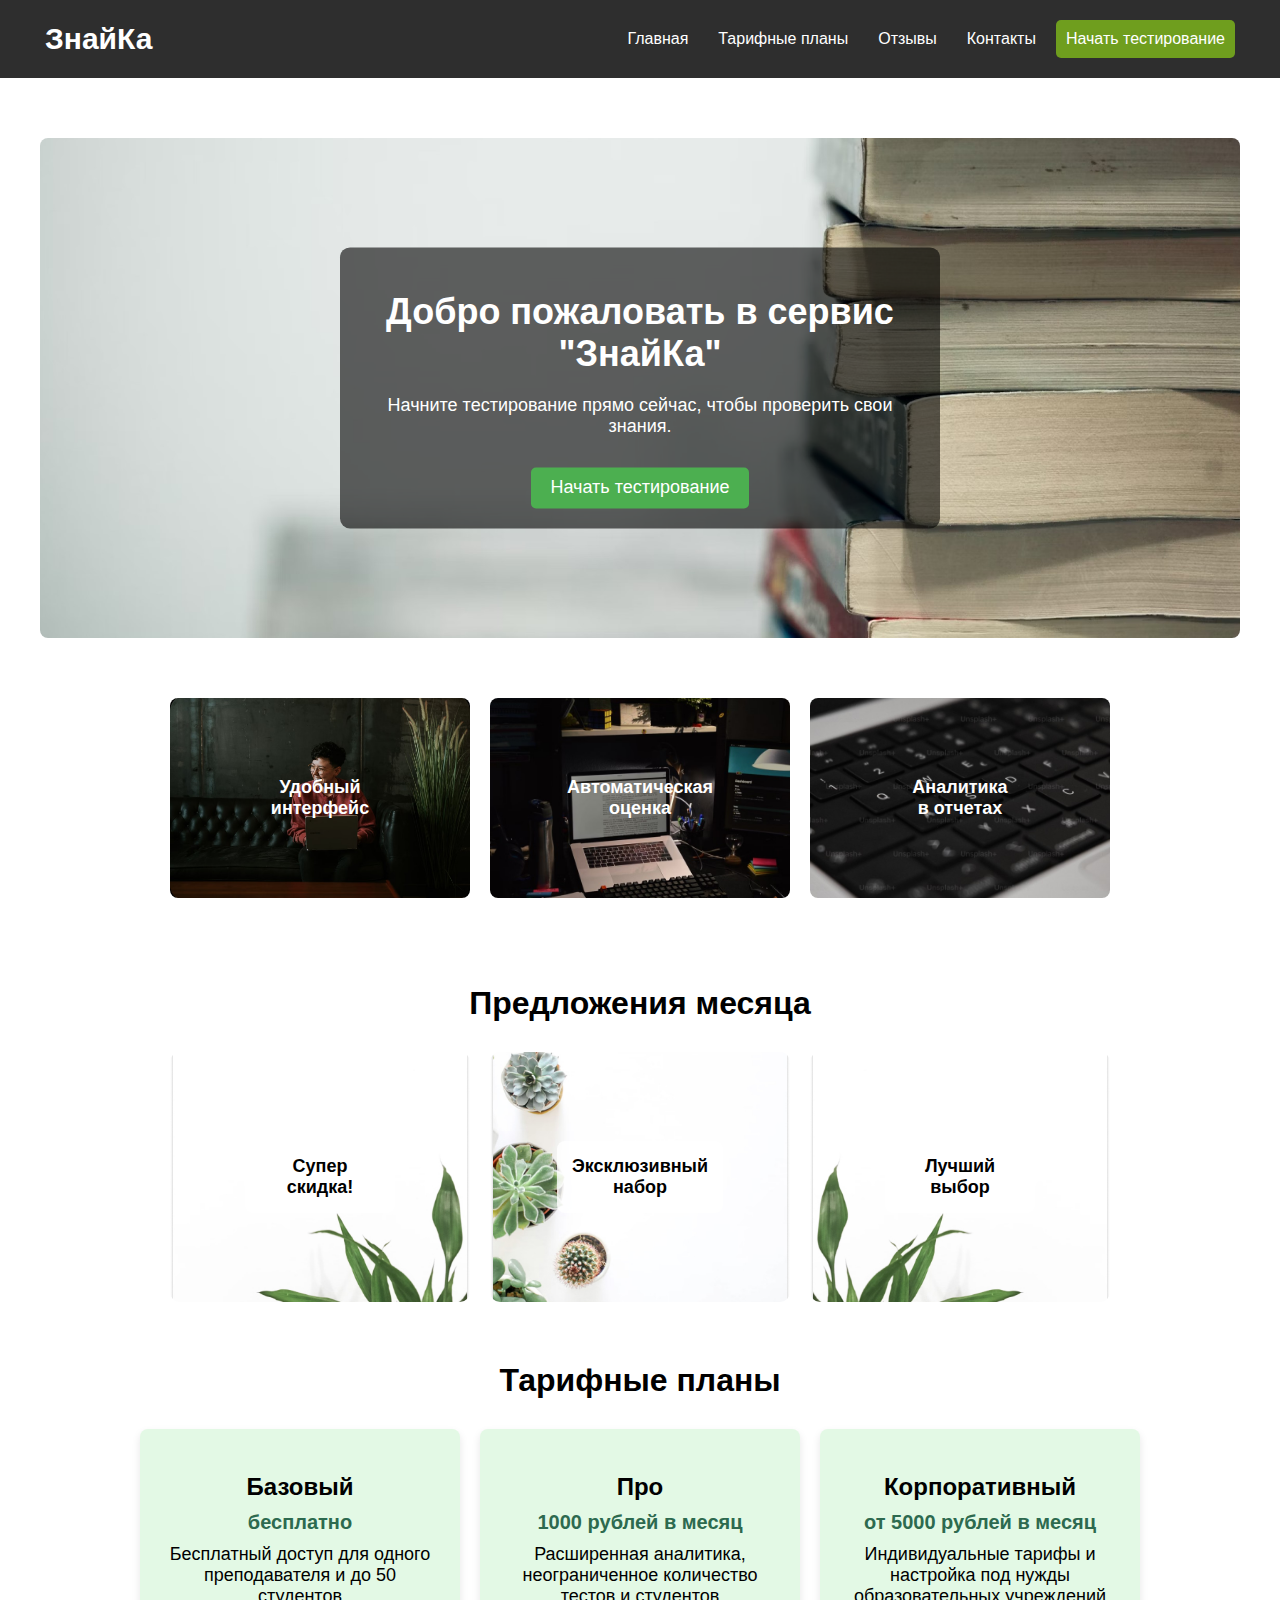
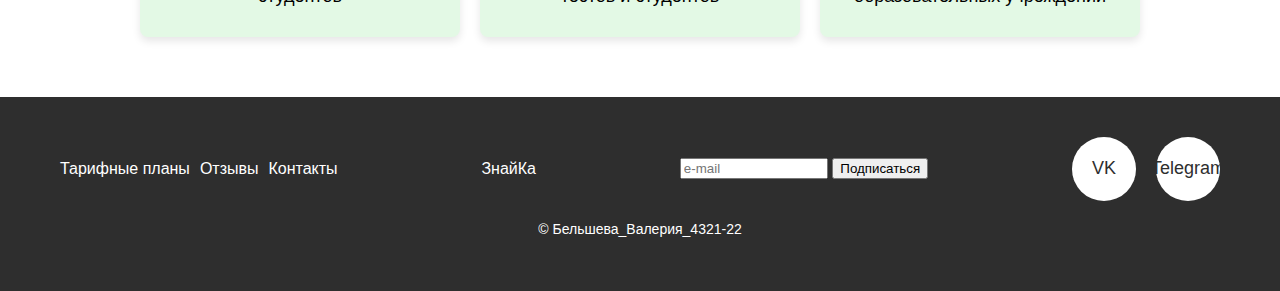
<file: index.html>
<!DOCTYPE html>
<html lang="ru">
<head>
    <meta charset="UTF-8">
    <meta name="viewport" content="width=device-width, initial-scale=1.0">
    <title>ЗнайКа</title>
    <link rel="stylesheet" href="css/styles.css">
    <script src="js/scripts.js" defer></script>
</head>
<body>

 <header class="header">
    <div class="header-content">
        <div class="logo">
            <h1>ЗнайКа</h1>
        </div>
        <nav class="header-nav">
            <ul>
		        <li><a href="index.html">Главная</a></li>
                <li><a href="#pricing">Тарифные планы</a></li>
                <li><a href="reviews.html">Отзывы</a></li>
                <li><a href="contacts.html">Контакты</a></li>
            </ul>
            <a href="#start-test" class="btn-start-test">Начать тестирование</a>
        </nav>
    </div>
</header>
   
    
    <main>
       <section class="intro">
    <div class="intro-card">
        <img src="images/books.jpg" alt="Books Image">
        <div class="intro-text">
            <h1>Добро пожаловать в сервис "ЗнайКа"</h1>
            <p>Начните тестирование прямо сейчас, чтобы проверить свои знания.</p>
            <button class="start-btn" onclick="window.scrollTo({top: document.getElementById('pricing').offsetTop, behavior: 'smooth'})">Начать тестирование</button>
        </div>
    </div>
</section>
     <section class="features">
    <div class="feature-card">
        <img src="images/feature1.jpg" alt="Feature 1">
        <div class="feature-text">Удобный интерфейс</div>
    </div>
    <div class="feature-card">
        <img src="images/feature2.jpg" alt="Feature 2">
        <div class="feature-text">Автоматическая оценка</div>
    </div>
    <div class="feature-card">
        <img src="images/feature3.jpg" alt="Feature 3">
        <div class="feature-text">Аналитика в отчетах</div>
    </div>
</section>

<section class="monthly-offers">
    <h2>Предложения месяца</h2>
    <div class="offer-cards">
        <div class="offer-card">
            <img src="offer1.jpg" alt="Предложение 1">
            <div class="offer-text">Супер скидка!</div>
        </div>
        <div class="offer-card">
            <img src="offer2.jpg" alt="Предложение 2">
            <div class="offer-text">Эксклюзивный набор</div>
        </div>
        <div class="offer-card">
            <img src="offer3.jpg" alt="Предложение 3">
            <div class="offer-text">Лучший выбор</div>
        </div>
    </div>
</section>


<section class="pricing" id="pricing">
    <h2>Тарифные планы</h2>
    <div class="pricing-plans">
        <div class="pricing-plan">
            <h3>Базовый</h3>
            <p>бесплатно</p>
            <p>Бесплатный доступ для одного преподавателя и до 50 студентов</p>
        </div>
        <div class="pricing-plan">
            <h3>Про</h3>
            <p>1000 рублей в месяц</p>
            <p>Расширенная аналитика, неограниченное количество тестов и студентов</p>
        </div>
        <div class="pricing-plan">
            <h3>Корпоративный</h3>
            <p>от 5000 рублей в месяц</p>
            <p>Индивидуальные тарифы и настройка под нужды образовательных учреждений</p>
        </div>
    </div>
</section>
       
    </main>

<footer class="footer">
    <div class="footer-container">
        <nav class="footer-nav">
            <ul>
                <li><a href="#pricing">Тарифные планы</a></li>
                <a href="reviews.html" class="show-reviews-link">Отзывы</a>
                <li><a href="contacts.html">Контакты</a></li>
            </ul>
        </nav>
        <div class="footer-brand">
            <p>ЗнайКа</p>
        </div>
        <div class="footer-subscribe">
            <form>
                <input type="email" placeholder="e-mail" required style="width: 140px;">
                <button type="submit">Подписаться</button>
            </form>
        </div>
        <div class="footer-socials">
            <a href="https://vk.com" target="_blank" class="social-icon vk">VK</a>
            <a href="https://t.me" target="_blank" class="social-icon telegram">Telegram</a>
        </div>
    </div>
    <div class="footer-bottom">
        <p>&copy; Бельшева_Валерия_4321-22</p>
    </div>
</footer>
</body>
</html>
</file>
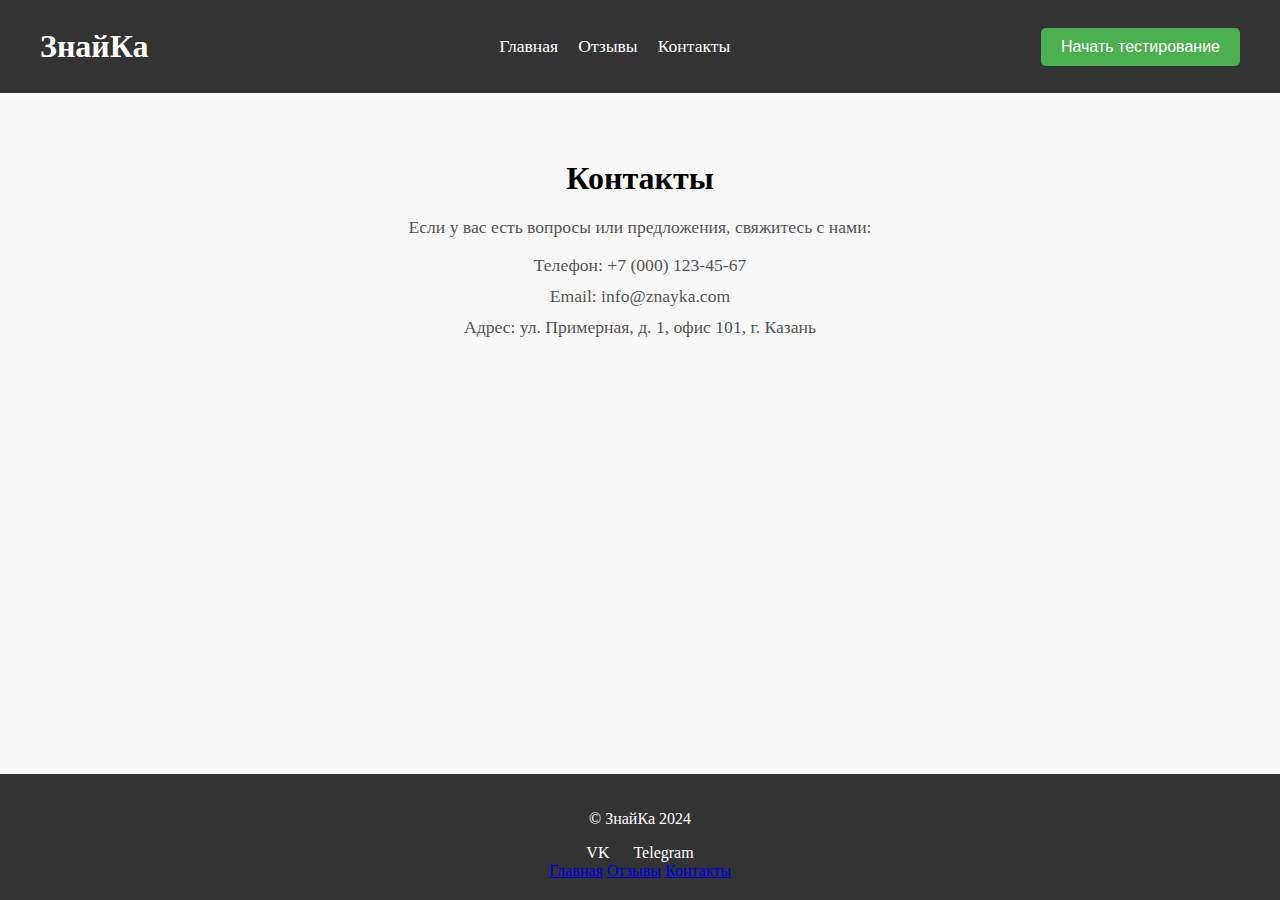
<file: contacts.html>
<!-- contacts.html -->
<!DOCTYPE html>
<html lang="ru">
<head>
    <meta charset="UTF-8">
    <meta name="viewport" content="width=device-width, initial-scale=1.0">
    <title>Контакты - ЗнайКа</title>
    <link rel="stylesheet" href="contacts.css">
</head>
<body>
	<!-- Хэдер с навигацией -->
<header class="header">
    <div class="logo">ЗнайКа</div>
    <nav class="navigation">
        <ul>
            <li><a href="index.html">Главная</a></li>
            <li><a href="reviews.html">Отзывы</a></li>
            <li><a href="contacts.html" class="active">Контакты</a></li> <!-- Ссылка на Контакты -->
        </ul>
    </nav>
    <button class="start-test-button">Начать тестирование</button>
</header>
   
    <!-- Секция Контакты -->
    <section class="contacts-section">
        <h2>Контакты</h2>
        <div class="contact-info">
            <p>Если у вас есть вопросы или предложения, свяжитесь с нами:</p>
            <ul>
                <li>Телефон: +7 (000) 123-45-67</li>
                <li>Email: info@znayka.com</li>
                <li>Адрес: ул. Примерная, д. 1, офис 101, г. Казань</li>
            </ul>
        </div>
    </section>

  <!-- Футер -->
<footer class="footer">
    <p>© ЗнайКа 2024</p>
    <div class="footer-social">
        <a href="#" class="social-icon">VK</a>
        <a href="#" class="social-icon">Telegram</a>
    </div>
    <div class="footer-links">
        <a href="index.html">Главная</a>
        <a href="reviews.html">Отзывы</a>
        <a href="contacts.html">Контакты</a> <!-- Ссылка на Контакты -->
    </div>
</footer>

</body>
</html>
</file>
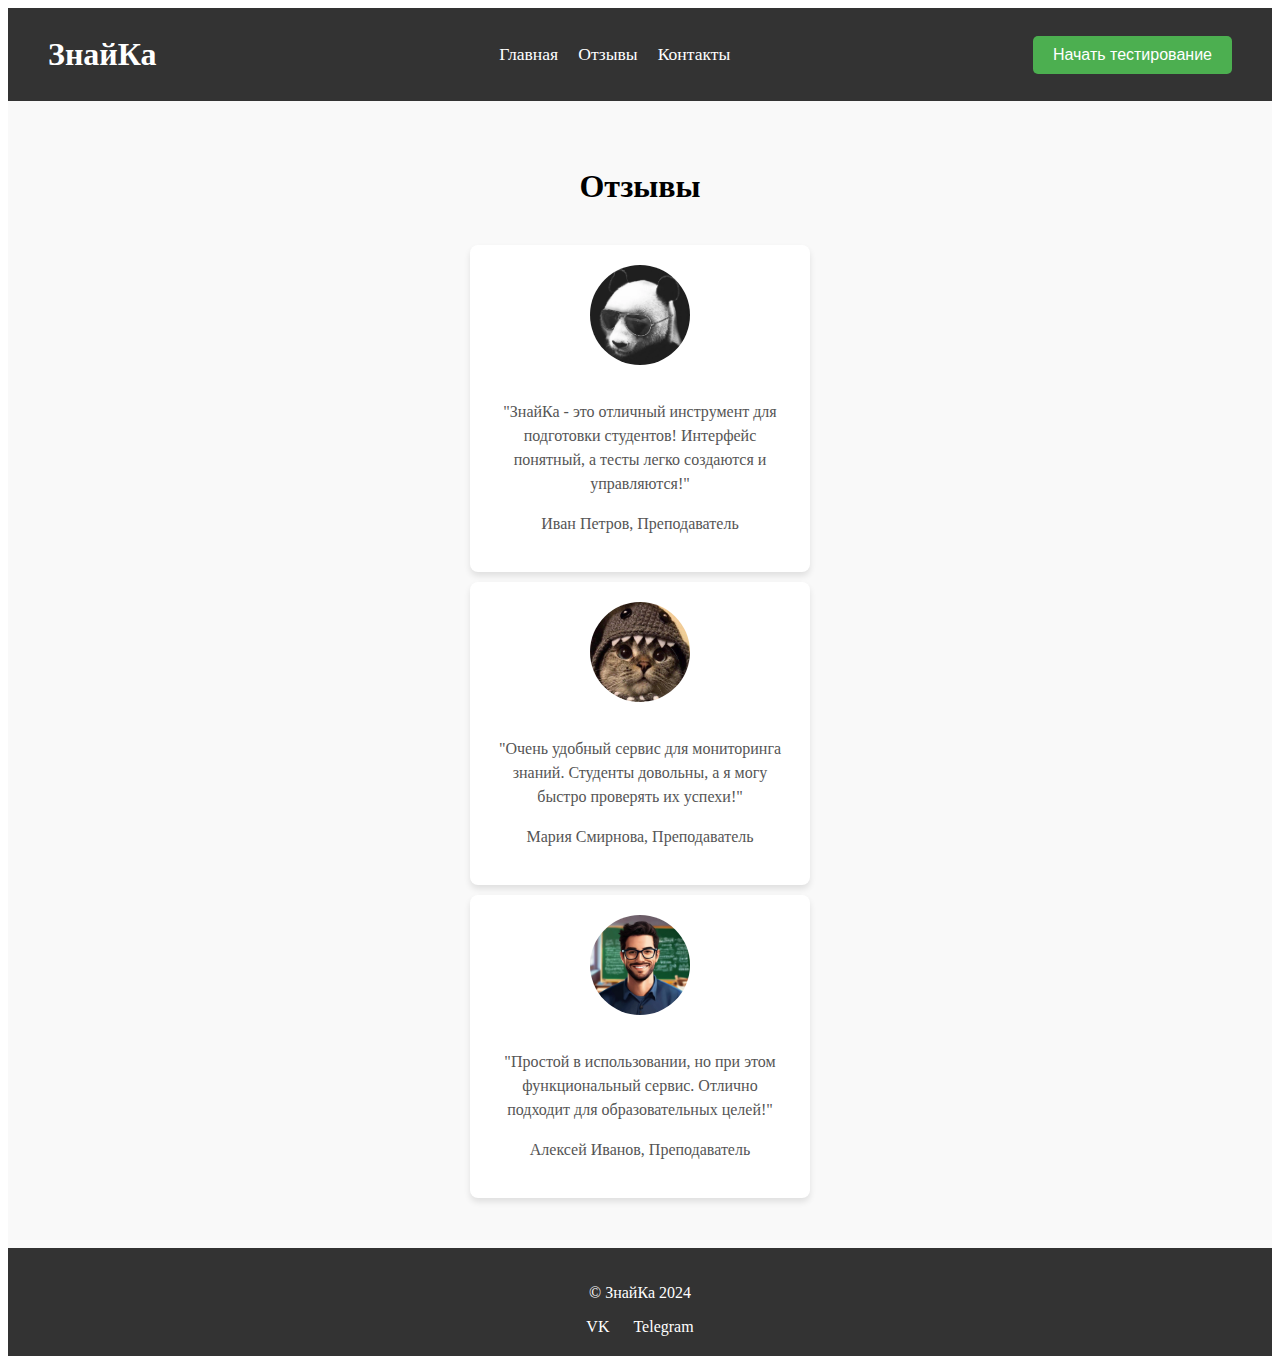
<file: reviews.html>
<!-- reviews.html -->

<!DOCTYPE html>
<html lang="ru">
<head>
    <meta charset="UTF-8">
    <meta name="viewport" content="width=device-width, initial-scale=1.0">
    <title>Отзывы - ЗнайКа</title>
    <link rel="stylesheet" href="reviews.css">
</head>
<body>

 <!-- Хэдер с навигацией -->
<header class="header">
    <div class="logo">ЗнайКа</div>
    <nav class="navigation">
        <ul>
            <li><a href="index.html">Главная</a></li>
            <li><a href="reviews.html">Отзывы</a></li>
            <li><a href="contacts.html" class="active">Контакты</a></li> <!-- Ссылка на Контакты -->
        </ul>
    </nav>
    <button class="start-test-button">Начать тестирование</button>
</header>

    <!-- Раздел "Отзывы" -->
    <section class="reviews-section">
        <h2>Отзывы</h2>
        <div class="reviews-container">
            <!-- Отзыв 1 -->
            <div class="review-card">
                <img src="face1.jpg" alt="Отзыв 1">
                <div class="review-content">
                    <p class="review-text">"ЗнайКа - это отличный инструмент для подготовки студентов! Интерфейс понятный, а тесты легко создаются и управляются!"</p>
                    <p class="review-author">Иван Петров, Преподаватель</p>
                </div>
            </div>
            <!-- Отзыв 2 -->
            <div class="review-card">
                <img src="face2.jpg" alt="Отзыв 2">
                <div class="review-content">
                    <p class="review-text">"Очень удобный сервис для мониторинга знаний. Студенты довольны, а я могу быстро проверять их успехи!"</p>
                    <p class="review-author">Мария Смирнова, Преподаватель</p>
                </div>
            </div>
            <!-- Отзыв 3 -->
            <div class="review-card">
                <img src="face3.jpg" alt="Отзыв 3">
                <div class="review-content">
                    <p class="review-text">"Простой в использовании, но при этом функциональный сервис. Отлично подходит для образовательных целей!"</p>
                    <p class="review-author">Алексей Иванов, Преподаватель</p>
                </div>
            </div>
        </div>
 
    </section>

    <!-- Футер -->
    <footer class="footer">
        <p>© ЗнайКа 2024</p>
        <div class="footer-social">
            <a href="#" class="social-icon">VK</a>
            <a href="#" class="social-icon">Telegram</a>
        </div>
    </footer>

</body>
</html>
</file>
<file: css/styles.css>
/* Сброс стилей и базовые настройки */
body {
    font-family: Arial, sans-serif;
    margin: 0;
    padding: 0;
    width: 100%;
}

/* Общие стили для хедера */
.header {
    background-color: #2e2e2e;
    color: white;
    padding: 20px;
    font-family: Arial, sans-serif;
}

/* Контейнер для логотипа и навигации */
.header-content {
    display: flex;
    justify-content: space-between; /* Распределяем логотип и навигацию по краям */
    align-items: center; /* Центрируем элементы по вертикали */
    width: 100%;
    max-width: 100%;
    box-sizing: border-box;
    padding: 0 25px; /* Добавляем немного отступов для предотвращения выхода за пределы */
}

/* Стили для логотипа */
.logo h1 {
    font-size: 30px;
    margin: 0;
    font-weight: bold;
    color: white;
}

/* Стили для навигации */
.header-nav {
    display: flex;
    align-items: center;
}

.header-nav ul {
    list-style: none;
    display: flex;
    gap: 30px;
    margin: 0;
    padding-inline-start: 10px;
}

.header-nav li {
    font-size: 16px;
}

.header-nav a {
    color: white;
    text-decoration: none;
    font-weight: normal;
    transition: color 0.3s;
}

.header-nav a:hover {
    color: #6f9e1e;
}

/* Основные стили кнопки "Начать тестирование" */
.btn-start-test {
    text-align: center;
    background-color: #6f9e1e;
    color: white;
    padding: 10px 10px;
    border: none;
    border-radius: 5px;
    font-size: 16px;
    cursor: pointer;
    transition: background-color 0.3s;
    text-decoration: none;
    margin-left: 20px; /* Оставляем кнопку справа */
    width: auto; /* Обеспечиваем, что кнопка не будет слишком широкой */
}

.btn-start-test:hover {
    background-color: #4f7a17;
}

/* Карточка вступления */
.intro {
    display: flex;
    justify-content: center;
    margin: 60px 0;
    width: 100%;
}

.intro-card {
    position: relative;
    width: 100%;
    max-width: 1200px;
    height: 500px;
    overflow: hidden;
    border-radius: 8px;
}

.intro-card img {
    width: 100%;
    height: 100%;
    object-fit: cover;
    display: block;
}

.intro-card .intro-text {
    position: absolute;
    top: 50%;
    left: 50%;
    transform: translate(-50%, -50%);
    color: white;
    text-align: center;
    background-color: rgba(0, 0, 0, 0.6);
    padding: 20px;
    border-radius: 10px;
}

.intro-card h1 {
    font-size: 36px;
    font-weight: bold;
    margin-bottom: 20px;
}

.intro-card p {
    font-size: 18px;
    margin-bottom: 30px;
}

.intro-card .start-btn {
    padding: 10px 20px;
    font-size: 18px;
    background-color: #4CAF50;
    color: white;
    border: none;
    border-radius: 5px;
    cursor: pointer;
}

.intro-card .start-btn:hover {
    background-color: #4CAF50;
}

/* Секции с функциями */
.features {
    display: flex;
    justify-content: center;
    gap: 20px;
    margin: 40px 0;
    width: 100%;
}

.feature-card {
    position: relative;
    width: 300px;
    height: 200px;
    overflow: hidden;
    border-radius: 8px;
}

.feature-card img {
    width: 100%;
    height: 100%;
    object-fit: cover;
    display: block;
}

.feature-card .feature-text {
    position: absolute;
    top: 50%;
    left: 50%;
    transform: translate(-50%, -50%);
    background-color: rgba(0, 0, 0, 0);
    color: white;
    padding: 10px 20px;
    border-radius: 5px;
    font-size: 18px;
    font-weight: bold;
    text-align: center;
}

/* Секции с предложениями */
.monthly-offers {
    display: flex;
    flex-direction: column;
    align-items: center;
    text-align: center;
    margin: 60px 0;
}

.monthly-offers h2 {
    font-size: 32px;
    font-weight: bold;
    margin-bottom: 30px;
}

.offer-cards {
    display: flex;
    justify-content: center;
    gap: 20px;
    flex-wrap: wrap; /* Позволяет карточкам переноситься на новую строку */
    width: 100%;
}

.offer-card {
    position: relative;
    width: 300px;
    height: 250px;
    border-radius: 10px;
    overflow: hidden;
}

.offer-card img {
    width: 100%;
    height: 100%;
    object-fit: cover;
    display: block;
}

.offer-card .offer-text {
    position: absolute;
    top: 50%;
    left: 50%;
    transform: translate(-50%, -50%);
    color: rgb(0, 0, 0);
    text-align: center;
    background-color: rgba(255, 255, 255, 0.8);
    padding: 15px;
    border-radius: 8px;
    font-size: 18px;
    font-weight: bold;
}

/* Секция с ценами */
.pricing {
    text-align: center;
    margin: 60px 0;
}

.pricing h2 {
    font-size: 32px;
    font-weight: bold;
    margin-bottom: 30px;
}

.pricing-plans {
    display: flex;
    justify-content: center;
    gap: 20px;
}

.pricing-plan {
    background-color: #e3f9e5;
    padding: 20px;
    border-radius: 8px;
    width: 280px;
    text-align: center;
    box-shadow: 0 4px 8px rgba(0, 0, 0, 0.1);
}

.pricing-plan h3 {
    font-size: 24px;
    font-weight: bold;
    margin-bottom: 10px;
}

.pricing-plan p {
    font-size: 18px;
    margin: 10px 0;
}

.pricing-plan p:first-of-type {
    font-size: 20px;
    font-weight: bold;
    color: #2d6a4f;
}

/* Футер */
.footer {
    background-color: #2e2e2e;
    color: white;
    padding: 40px 0;
    font-family: Arial, sans-serif;
}

.footer-container {
    display: flex;
    justify-content: space-between;
    align-items: center;
    max-width: 1200px;
    margin: 0 auto;
    padding: 0;
    width: 100%;
}

.footer-nav ul {
    list-style: none;
    display: flex;
    gap: 10px;
    padding-inline-start: 20px;
}

.footer-nav li {
    font-size: 16px;
}

.footer-nav a {
    color: white;
    text-decoration: none;
    font-weight: normal;
    transition: color 0.3s;
}

.footer-nav a:hover {
    color: #6f9e1e;
}

.footer-socials {
    display: flex;
}

/* Социальные иконки */
.social-icon {
    margin-right: 20px;
    background-color: white;
    color: #2e2e2e;
    padding: 12px;
    border-radius: 50%;
    text-align: center;
    width: 40px;
    height: 40px;
    font-size: 18px;
    display: flex;
    justify-content: center;
    align-items: center;
    text-decoration: none;
    transition: background-color 0.3s, color 0.3s;
}

.social-icon:hover {
    background-color: #6f9e1e;
    color: white;
}

.footer-bottom {
    text-align: center;
    margin-top: 20px;
    font-size: 14px;
}

/* Адаптивность для мобильных устройств */
@media (max-width: 768px) {
    .header-content {
        flex-direction: column;
        align-items: center;
        gap: 15px;
        padding: 0;
    }

    .header-nav {
        justify-content: space-between;
        display: flex;
        align-items: start;
        width: 100%;
    }

    .header-nav ul {
        flex-direction: column;
        align-items: start;
        gap: 15px;
    }

    .intro-card {
        max-width: 100%;
        height: 400px;
    }

    .features {
        flex-direction: column;
        align-items: center;
    }

    .monthly-offers {
        flex-direction: column;
        align-items: center;
    }

    .offer-cards {
        flex-direction: column;
        align-items: center;
    }

    .pricing-plans {
        flex-direction: column;
        align-items: center;
        gap: 20px;
    }

    .footer-container {
        flex-direction: column;
        align-items: center;
        text-align: center;
    }

    .footer-nav ul {
        flex-direction: column;
        gap: 10px;
        padding-inline-start: 0;
    }

    .footer-socials {
        margin-top: 15px;
        gap: 10px;
    }

    .footer-bottom p {
        font-size: 12px;
    }
}

@media (max-width: 360px) {

    body {
        font-family: Arial, sans-serif;
        margin: 0;
        padding: 0;
        width: 100%;
        min-width: 325px;
    }

    .intro-card h1 {
        font-size: 24px;
    }

    .intro-card p {
        font-size: 14px;
    }

    .pricing-plan h3 {
        font-size: 20px;
    }
}

@media (min-width: 1440px) {
    .pricing-plans {
        flex-direction: row;
    }

    .offer-cards {
        flex-direction: row;
    }

    .features {
        flex-direction: row;
    }
}
</file>
<file: contacts.css>
.header {
    display: flex;
    justify-content: space-between;
    align-items: center;
    padding: 20px 40px;
    background-color: #333;
    color: white;
}

.header .logo {
    font-size: 2rem;
    font-weight: bold;
}

.header .navigation ul {
    list-style: none;
    display: flex;
    gap: 20px;
}

.header .navigation li {
    display: inline;
}

.header .navigation a {
    text-decoration: none;
    color: white;
    font-size: 1.1rem;
}

.header .navigation a:hover,
.header .navigation .active {
    color: #FFFFFF;
}

.header .start-test-button {
    padding: 10px 20px;
    background-color: #4CAF50;
    color: white;
    border: none;
    border-radius: 5px;
    cursor: pointer;
    font-size: 1rem;
}

.header .start-test-button:hover {
    background-color: #45a049;
}

/* Общий стиль для body, чтобы футер был внизу */
html, body {
    height: 100%;
    margin: 0;
    display: flex;
    flex-direction: column;
}

/* Секция Контакты */
.contacts-section {
    flex: 1; /* Это заставит секцию контактов занимать все доступное пространство */
    padding: 40px;
    background-color: #f9f9f9;
    text-align: center;
}

.contacts-section h2 {
    font-size: 2rem;
    margin-bottom: 20px;
}

.contact-info {
    font-size: 1.1rem;
    color: #555;
}

.contact-info ul {
    list-style: none;
    padding: 0;
}

.contact-info li {
    margin: 10px 0;
}

.contact-info li:hover {
    text-decoration: underline;
}

/* Стили для футера */
.footer {
    background-color: #333;
    color: white;
    padding: 20px;
    text-align: center;
    margin-top: auto; /* Это заставит футер всегда оставаться внизу */
}

.footer .footer-social {
    margin-top: 10px;
}

.footer .social-icon {
    color: white;
    margin: 0 10px;
    text-decoration: none;
}

.footer .social-icon:hover {
    text-decoration: underline;
}
</file>
<file: reviews.css>
.header {
    display: flex;
    justify-content: space-between;
    align-items: center;
    padding: 20px 40px;
    background-color: #333;
    color: white;
}

.header .logo {
    font-size: 2rem;
    font-weight: bold;
}

.header .navigation ul {
    list-style: none;
    display: flex;
    gap: 20px;
}

.header .navigation li {
    display: inline;
}

.header .navigation a {
    text-decoration: none;
    color: white;
    font-size: 1.1rem;
}

.header .navigation a:hover,
.header .navigation .active {
    color: #ffffff;
}

.header .start-test-button {
    padding: 10px 20px;
    background-color: #4CAF50;
    color: white;
    border: none;
    border-radius: 5px;
    cursor: pointer;
    font-size: 1rem;
}

.header .start-test-button:hover {
    background-color: #45a049;
}

/* Основной стиль для страницы отзывов */
.reviews-section {
    display: flex;
    flex-direction: column;
    align-items: center;
    padding: 40px;
    background-color: #f9f9f9;
}

.review-card {
    background-color: white;
    border-radius: 8px;
    padding: 20px;
    margin: 10px;
    box-shadow: 0 4px 6px rgba(0, 0, 0, 0.1);
    width: 300px;
    text-align: center;
}

.review-card img {
    border-radius: 50%;
    width: 100px;
    height: 100px;
    object-fit: cover;
    margin-bottom: 15px;
}

.review-card h3 {
    font-size: 1.2rem;
    font-weight: bold;
    margin-bottom: 10px;
}

.review-card p {
    font-size: 1rem;
    color: #555;
    line-height: 1.5;
}

.reviews-section h2 {
    font-size: 2rem;
    margin-bottom: 30px;
}

.footer {
    background-color: #333;
    color: white;
    padding: 20px;
    text-align: center;
}

.footer .footer-social {
    margin-top: 10px;
}

.footer .social-icon {
    color: white;
    margin: 0 10px;
    text-decoration: none;
}

.footer .social-icon:hover {
    text-decoration: underline;
}
</file>
